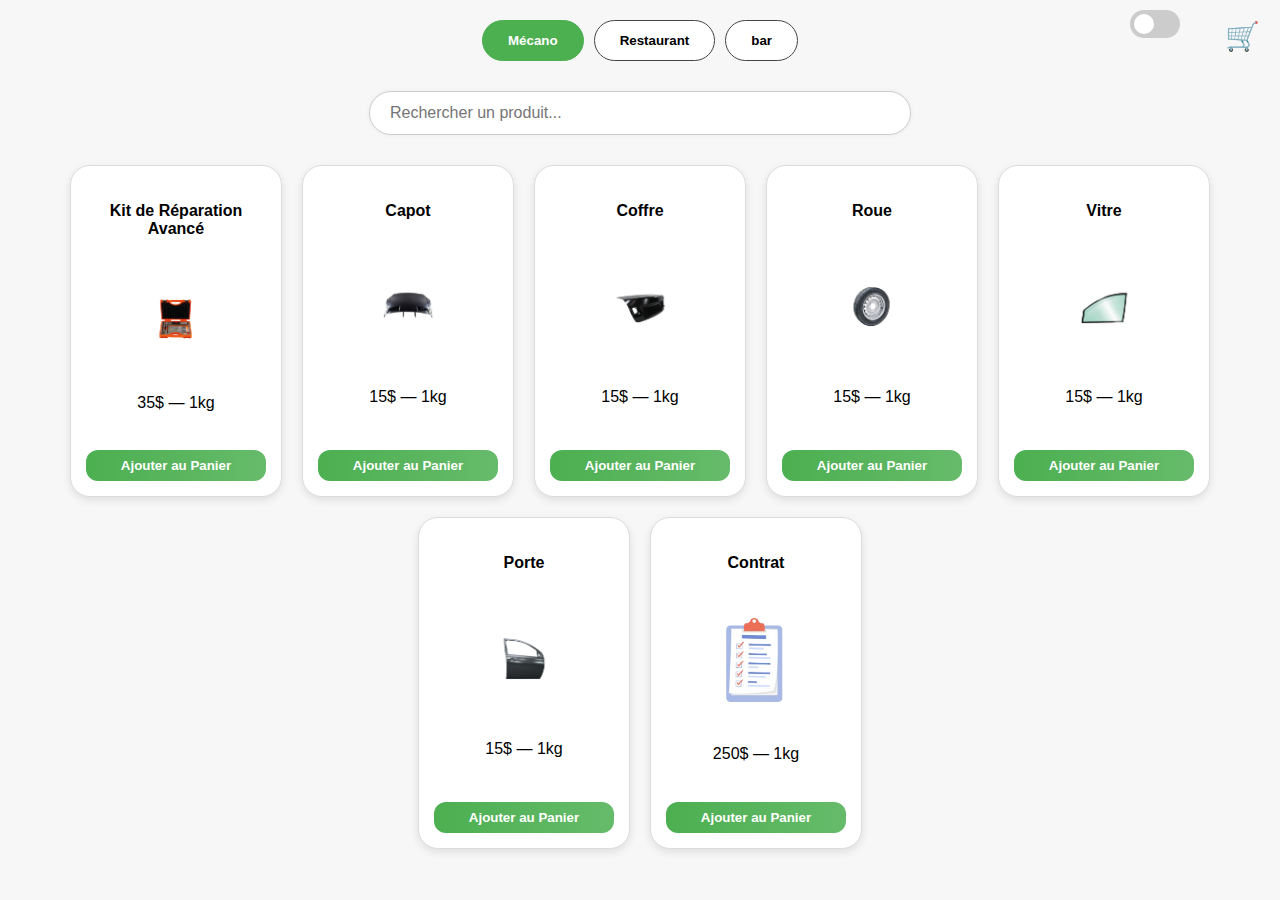
<file: index.html>
<!DOCTYPE html>
<html lang="fr">

<head>
  <meta charset="UTF-8" />
  <meta name="viewport" content="width=device-width, initial-scale=1.0" />
  <title>Boutique RP</title>
  <link rel="stylesheet" href="style.css">
</head>

<body>

  <div class="nav">
    <button onclick="filterSection('mecano')" id="btn-mecano">Mécano</button>
    <button onclick="filterSection('restaurant')" id="btn-restaurant">Restaurant</button>
    <button onclick="filterSection('bar')" id="btn-bar">bar</button>
  </div>

  <div class="cart-icon" onclick="goToCart()">
    🛒
    <span id="cart-count">0</span>
  </div>

  <label class="switch">
    <input type="checkbox" id="dark-toggle">
    <span class="slider round"></span>
  </label>

  <div id="notif"
    style="display: none; position: fixed; top: 20px; right: 120px; background: #4caf50; color: white; padding: 10px 20px; border-radius: 8px; z-index: 1000;">
    Produit ajouté au panier !
  </div>



  <div class="search-container">
    <input type="text" id="search-input" placeholder="Rechercher un produit..." oninput="filterProducts()">
  </div>

  <div class="products" id="product-list">
    <!-- Les produits dynamiques seront injectés ici -->
  </div>

  <script>
    const products = {
      mecano: [
        
        { name: "Kit de Réparation Avancé", price: 35, weight: 1.0, unit: "kg", img: "images/mecano/kit.png" },
        { name: "Capot", price: 15, weight: 1.0, unit: "kg", img: "images/mecano/capot.png" },
        { name: "Coffre", price: 15, weight: 1.0, unit: "kg", img: "images/mecano/coffre.png" },
        { name: "Roue", price: 15, weight: 1.0, unit: "kg", img: "images/mecano/roue.png" },
        { name: "Vitre", price: 15, weight: 1.0, unit: "kg", img: "images/mecano/vitre.png" }, 
        { name: "Porte", price: 15, weight: 1.0, unit: "kg", img: "images/mecano/porte.png" },
        { name: "Contrat", price: 250, weight: 1.0, unit: "kg", img: "images/mecano/contrat.png" }
      ],

      restaurant: [
        { name: "Pate à Pizza", price: 5, weight: 0.1, unit: "g", img: "images/restaurant/pate_a_pizza.png" },
        { name: "Spaghetti", price: 5, weight: 0.1, unit: "g", img: "images/restaurant/spaghetti.png" },
        { name: "Emmental", price: 5, weight: 0.1, unit: "g", img: "images/restaurant/emmental.png" },
        { name: "EDAM", price: 5, weight: 0.1, unit: "g", img: "images/restaurant/edam.png" },
        { name: "Bleu", price: 5, weight: 0.1, unit: "g", img: "images/restaurant/bleu.png" },
        { name: "Ananas", price: 5, weight: 0.1, unit: "g", img: "images/restaurant/ananas.png" },
        { name: "Jambon Sec", price: 5, weight: 0.1, unit: "g", img: "images/restaurant/jambon_sec.png" },
        { name: "Artichaut", price: 5, weight: 0.1, unit: "g", img: "images/restaurant/artichaut.png" },
        { name: "Sauce Tomate", price: 5, weight: 0.1, unit: "g", img: "images/restaurant/sauce_tomate.png" },
        { name: "Feuille de Basilic", price: 5, weight: 0.01, unit: "g", img: "images/bar/feuille_basilic.png" },
        { name: "Anchois", price: 5, weight: 0.2, unit: "g", img: "images/restaurant/anchois.png" },
        { name: "Homard", price: 5, weight: 1.0, unit: "kg", img: "images/restaurant/homard.png" },
        { name: "Tranche de Pepperoni", price: 5, weight: 1.0, unit: "g", img: "images/restaurant/pepperoni.png" },
        { name: "Tortillas", price: 5, weight: 0.110, unit: "g", img: "images/restaurant/tortillas.png" },
        { name: "Haricot Noir", price: 5, weight: 0.5, unit: "g", img: "images/restaurant/haricot_noir.png" },
        { name: "Feuille de Nori", price: 5, weight: 0.01, unit: "g", img: "images/restaurant/feuille_de_nori.png" },
        { name: "Crevette", price: 5, weight: 0.2, unit: "g", img: "images/restaurant/crevette.png" },
        { name: "Sauce Aigre Douce", price: 5, weight: 0.6, unit: "g", img: "images/restaurant/aigre_douce.png" },
        { name: "Pommes de Terre", price: 5, weight: 0.5, unit: "g", img: "images/restaurant/patate.png" },
        { name: "Haricots Vert", price: 5, weight: 0.5, unit: "g", img: "images/restaurant/haricot_vert.png" },
        { name: "Nuggets Veggie", price: 5, weight: 0.5, unit: "g", img: "images/restaurant/veggie.png" },
        { name: "Riz", price: 5, weight: 0.5, unit: "g", img: "images/restaurant/riz.png" },
        { name: "Salade", price: 5, weight: 0.1, unit: "g", img: "images/restaurant/salade.png" },
        { name: "Sauce Chipotle", price: 5, weight: 0.1, unit: "g", img: "images/restaurant/chipotle.png" },
        { name: "Tranche de Fromage", price: 5, weight: 0.04, unit: "g", img: "images/restaurant/tranche_de_fromage.png" },
        { name: "Agave", price: 5, weight: 0.1, unit: "g", img: "images/restaurant/agave.png" },
        { name: "Caramel", price: 5, weight: 0.1, unit: "g", img: "images/restaurant/caramel.png" },
        { name: "Vanille", price: 5, weight: 0.1, unit: "g", img: "images/restaurant/vanille.png" },
        { name: "Feuille de Menthe", price: 5, weight: 0.01, unit: "g", img: "images/bar/feuille_menthe.png" },
        { name: "Lait", price: 5, weight: 0.1, unit: "g", img: "images/restaurant/lait.png" },
        { name: "Chili", price: 5, weight: 0.1, unit: "g", img: "images/restaurant/chili.png" },
        { name: "Ciboulette", price: 5, weight: 0.1, unit: "g", img: "images/restaurant/ciboulette.png" },
        { name: "Maïs", price: 5, weight: 0.1, unit: "g", img: "images/restaurant/mais.png" },
        { name: "Feta", price: 5, weight: 0.1, unit: "g", img: "images/restaurant/feta.png" },
        { name: "Cannelle", price: 5, weight: 0.1, unit: "g", img: "images/restaurant/cannelle.png" },
        { name: "Pain Burger", price: 5, weight: 0.1, unit: "g", img: "images/restaurant/burger.png" },
        { name: "Farine", price: 5, weight: 1.0, unit: "kg", img: "images/restaurant/farine.png" },
        { name: "Champignon", price: 5, weight: 0.2, unit: "g", img: "images/restaurant/champignon.png" },
        { name: "Carotte", price: 5, weight: 0.1, unit: "g", img: "images/restaurant/carotte.png" },
        { name: "Oeuf", price: 5, weight: 0.06, unit: "g", img: "images/restaurant/oeuf.png" },
        { name: "Piment", price: 5, weight: 0.1, unit: "g", img: "images/restaurant/piment.png" },
        { name: "Viande de Poulet", price: 5, weight: 1.0, unit: "kg", img: "images/restaurant/poulet.png" },
        { name: "Viande de Poisson", price: 5, weight: 1.0, unit: "kg", img: "images/restaurant/poisson.png" },
        { name: "Tomate", price: 5, weight: 0.1, unit: "g", img: "images/restaurant/tomate.png" },
        { name: "Oignon", price: 5, weight: 0.1, unit: "g", img: "images/restaurant/oignon.png" },
        { name: "Poivron", price: 5, weight: 0.1, unit: "g", img: "images/restaurant/poivron.png" },
        { name: "Viande de Boeuf", price: 5, weight: 1.0, unit: "kg", img: "images/restaurant/boeuf.png" },
        { name: "Avocat", price: 5, weight: 0.1, unit: "g", img: "images/restaurant/avocat.png" },
        { name: "Citron", price: 5, weight: 0.1, unit: "g", img: "images/restaurant/citron.png" },
        { name: "Nouille", price: 5, weight: 0.1, unit: "g", img: "images/restaurant/nouille.png" },
        { name: "Frites", price: 5, weight: 0.1, unit: "g", img: "images/restaurant/frites.png" },
        { name: "Boite en carton", price: 5, weight: 0.1, unit: "g", img: "images/restaurant/boite.png" },
        { name: "Gambas", price: 5, weight: 0.2, unit: "g", img: "images/restaurant/gambas.png" },
        { name: "Biberon de Sauce BBQ", price: 5, weight: 0.1, unit: "g", img: "images/restaurant/bbq.png" },
        { name: "Biberon de Sauce Mayo", price: 5, weight: 0.1, unit: "g", img: "images/restaurant/mayo.png" },
        { name: "Huile D'olive", price: 5, weight: 0.1, unit: "g", img: "images/restaurant/olive.png" },
        { name: "Chapelure", price: 5, weight: 0.1, unit: "g", img: "images/restaurant/chapelure.png" },
        { name: "Gobelet", price: 5, weight: 0.1, unit: "g", img: "images/restaurant/gobelet.png" },
        { name: "Seau", price: 5, weight: 0.1, unit: "g", img: "images/restaurant/seau.png" }
      ],
      bar: [
        { name: "Liqueur de Pèche", price: 5, weight: 1.0, unit: "kg", img: "images/bar/peche.png" },
        { name: "Jus de Pamplemousse", price: 5, weight: 0.5, unit: "g", img: "images/bar/pamplemousse.png" },
        { name: "Jus de Framboise", price: 5, weight: 0.5, unit: "g", img: "images/bar/framboise.png" },
        { name: "Jus de Cranberry", price: 5, weight: 0.5, unit: "g", img: "images/bar/cranberry.png" },
        { name: "Jus d'Abricot", price: 5, weight: 0.5, unit: "g", img: "images/bar/abricot.png" },
        { name: "Jus d'Orange", price: 5, weight: 0.5, unit: "g", img: "images/bar/orange.png" },
        { name: "Jus d'Ananas", price: 5, weight: 0.5, unit: "g", img: "images/bar/ananas.png" },
        { name: "Jus de Citron", price: 5, weight: 0.5, unit: "g", img: "images/bar/citron.png" },
        { name: "Verre à Cocktail", price: 5, weight: 0.1, unit: "g", img: "images/bar/verre_cocktail.png" },
        { name: "Feuille de Basilic", price: 5, weight: 0.01, unit: "g", img: "images/bar/feuille_basilic.png" },
        { name: "Feuille de Menthe", price: 5, weight: 0.01, unit: "g", img: "images/bar/feuille_menthe.png" },
        { name: "Citron", price: 5, weight: 0.1, unit: "g", img: "images/bar/citron_entier.png" },
        { name: "Mangue", price: 5, weight: 0.1, unit: "g", img: "images/bar/mangue.png" },
        { name: "Banane", price: 5, weight: 0.1, unit: "g", img: "images/bar/banane.png" },
        { name: "Junk Energy Drink", price: 5, weight: 0.5, unit: "g", img: "images/bar/energy_drink.png" },
        { name: "Sirop de Grenadine", price: 5, weight: 1.0, unit: "kg", img: "images/bar/grenadine.png" },
        { name: "Sirop de Sucre de Canne", price: 5, weight: 1.0, unit: "kg", img: "images/bar/sucre_canne.png" },
        { name: "Sucre", price: 5, weight: 0.1, unit: "g", img: "images/bar/sucre.png" },
        { name: "Sucre en Poudre", price: 5, weight: 1.0, unit: "kg", img: "images/bar/Sucre_en_poudre.png" },
        { name: "Pomme", price: 5, weight: 0.1, unit: "g", img: "images/bar/Pomme.png" },
        { name: "Levure", price: 5, weight: 0.1, unit: "g", img: "images/bar/levure.png" },
        { name: "eCola", price: 5, weight: 0.35, unit: "g", img: "images/bar/eCola.png" }
      ],
    };

    let currentSection = "mecano";

    function getCart() {
      return JSON.parse(localStorage.getItem("cart")) || [];
    }

    function setCart(cart) {
      localStorage.setItem("cart", JSON.stringify(cart));
    }

    function updateCartCount() {
      const cart = getCart();
      const total = cart.reduce((sum, item) => sum + item.quantity, 0);
      const countEl = document.getElementById("cart-count");

      if (total > 0) {
        countEl.style.display = "inline-block";
        countEl.textContent = total;
      } else {
        countEl.style.display = "none";
      }
    }

    function addToCart(name, price, img, weight, unit) {
      let cart = getCart();
      const existing = cart.find(p => p.name === name);
      if (existing) {
        existing.quantity += 1;
      } else {
        cart.push({ name, price, quantity: 1, img, weight, unit });
      }
      setCart(cart);
      updateCartCount();

      // Affichage visuel sans alerte
      const notif = document.getElementById("notif");
      notif.textContent = `${name} ajouté au panier !`;
      notif.style.display = "block";
      setTimeout(() => {
        notif.style.display = "none";
      }, 2000);
    }

    function filterSection(section) {
      currentSection = section;
      document.querySelectorAll(".nav button").forEach(btn => btn.classList.remove("active"));
      document.getElementById(`btn-${section}`).classList.add("active");
      document.getElementById("search-input").value = "";
      renderProducts(products[section]);
    }

    function renderProducts(list) {
      const container = document.getElementById("product-list");
      container.innerHTML = "";

      list.forEach(product => {
        const safeName = product.name.replace(/'/g, "\\'");
        const safeImg = product.img ? product.img.replace(/'/g, "\\'") : '';

        const div = document.createElement("div");
        div.className = "product";
        div.innerHTML = `
      <h4>${product.name}</h4>
      ${product.img ? `<img src="${product.img}" alt="${product.name}" />` : ''}
      <p>${product.price}$ — ${product.weight ? (product.unit === 'g' ? product.weight * 1000 + 'g' : product.weight + 'kg') : "?"}</p>
      <button class="add-btn" onclick="addToCart('${safeName}', ${product.price}, '${safeImg}', ${product.weight || 0}, '${product.unit || ''}')">Ajouter au Panier</button>
`;
        div.style.opacity = 0;
        container.appendChild(div);
        setTimeout(() => div.style.opacity = 1, 50);
      });
    }

    function filterProducts() {
      const search = document.getElementById("search-input").value.toLowerCase();
      const filtered = products[currentSection].filter(product => product.name.toLowerCase().includes(search));
      renderProducts(filtered);
    }

    function goToCart() {
      window.location.href = "panier.html";
    }

    // Initialisation
    document.addEventListener("DOMContentLoaded", () => {
      const urlParams = new URLSearchParams(window.location.search);
      const section = urlParams.get("section") || "mecano";
      filterSection(section);
      updateCartCount();
    });

    document.addEventListener("DOMContentLoaded", () => {
      const toggle = document.getElementById("dark-toggle");

      // Active le dark mode si déjà activé précédemment
      if (localStorage.getItem("darkMode") === "true") {
        document.body.classList.add("dark-mode");
        toggle.checked = true;
      }

      toggle.addEventListener("change", () => {
        document.body.classList.toggle("dark-mode");
        localStorage.setItem("darkMode", toggle.checked);
      });
    });


  </script>
</body>

</html>
</file>
<file: style.css>
body {
  font-family: Arial, sans-serif;
  margin: 0;
  padding: 20px;
  background-color: #f7f7f7;
}

.nav {
  display: flex;
  justify-content: center;
  gap: 10px;
  margin-bottom: 30px;
  flex-wrap: wrap;
}

.nav button {
  padding: 12px 25px;
  border-radius: 30px;
  border: 1px solid #444;
  background-color: white;
  cursor: pointer;
  transition: all 0.3s;
  font-weight: 600;
}

.nav button:hover {
  background-color: #444;
  color: white;
}

.nav button.active {
  background-color: #4CAF50;
  color: white;
  border-color: #4CAF50;
}

.products {
  display: flex;
  flex-wrap: wrap;
  justify-content: center;
  gap: 20px;
}

.product {
  width: 180px;
  height: 300px;
  /* ← fixe la hauteur */
  display: flex;
  flex-direction: column;
  justify-content: space-between;
  /* espace entre haut (titre/image) et bas (bouton) */
  background-color: white;
  border: 1px solid #ddd;
  border-radius: 20px;
  padding: 15px;
  text-align: center;
  box-shadow: 0 3px 8px rgba(0, 0, 0, 0.1);
  transition: transform 0.2s ease, box-shadow 0.2s ease;
}

.product img {
  max-width: 90px;
  max-height: 90px; /* ← ajoute cette ligne */
  margin: 10px auto;
  display: block;
  object-fit: contain; /* pour éviter la déformation */
}


.product:hover {
  transform: scale(1.04);
  box-shadow: 0 6px 12px rgba(0, 0, 0, 0.2);
}

.product img {
  max-width: 90px;
  margin: 10px auto;
  display: block;
}

.add-btn {
  margin-top: 10px;
  background: linear-gradient(to right, #4CAF50, #66BB6A);
  padding: 8px 16px;
  border-radius: 12px;
  border: none;
  color: white;
  font-weight: bold;
  cursor: pointer;
  transition: background 0.3s;
}

.add-btn:hover {
  background: linear-gradient(to right, #388E3C, #43A047);
}

.cart-icon {
  position: fixed;
  /* change de absolute à fixed */
  top: 20px;
  right: 20px;
  font-size: 28px;
  cursor: pointer;
  transition: transform 0.2s;
  z-index: 1001;
  /* pour qu'elle passe devant le reste */
}


.cart-icon:hover {
  transform: scale(1.15);
}

.search-container {
  max-width: 900px;
  margin: 0 auto 30px;
  text-align: center;
}

#search-input {
  width: 60%;
  max-width: 500px;
  padding: 12px 20px;
  border: 1px solid #ccc;
  border-radius: 25px;
  font-size: 16px;
  outline: none;
  transition: all 0.3s ease;
  box-shadow: 0 0 5px rgba(0, 0, 0, 0.05);
}

#search-input:focus {
  border-color: #66bb6a;
  box-shadow: 0 0 10px rgba(102, 187, 106, 0.3);
}

#cart-count {
  position: absolute;
  top: -8px;
  right: -8px;
  background: red;
  color: white;
  font-size: 12px;
  padding: 2px 6px;
  border-radius: 50%;
  display: none;
}

/* ----- DARK MODE SWITCH ----- */
.switch {
  position: fixed;
  top: 10px;
  right: 100px;
  width: 50px;
  height: 28px;
  z-index: 1000;
}

.switch input {
  opacity: 0;
  width: 0;
  height: 0;
}

.slider {
  position: absolute;
  cursor: pointer;
  top: 0;
  left: 0;
  right: 0;
  bottom: 0;
  background-color: #ccc;
  transition: 0.4s;
  border-radius: 34px;
}

.slider:before {
  content: "";
  position: absolute;
  height: 20px;
  width: 20px;
  left: 4px;
  bottom: 4px;
  background-color: white;
  transition: 0.4s;
  border-radius: 50%;
}

input:checked + .slider {
  background-color: #4caf50;
}

input:checked + .slider:before {
  transform: translateX(22px);
}

/* DARK MODE STYLES */
body.dark-mode {
  background-color: #121212;
  color: #e0e0e0;
}

body.dark-mode .product,
body.dark-mode .cart-item {
  background-color: #1e1e1e;
  border: 1px solid #333;
}

body.dark-mode input,
body.dark-mode select,
body.dark-mode button {
  background-color: #2a2a2a;
  color: #fff;
  border: 1px solid #444;
}


@media screen and (max-width: 600px) {
  .products {
    flex-direction: column;
    align-items: center;
  }

  .product {
    width: 80%;
  }
}
</file>
